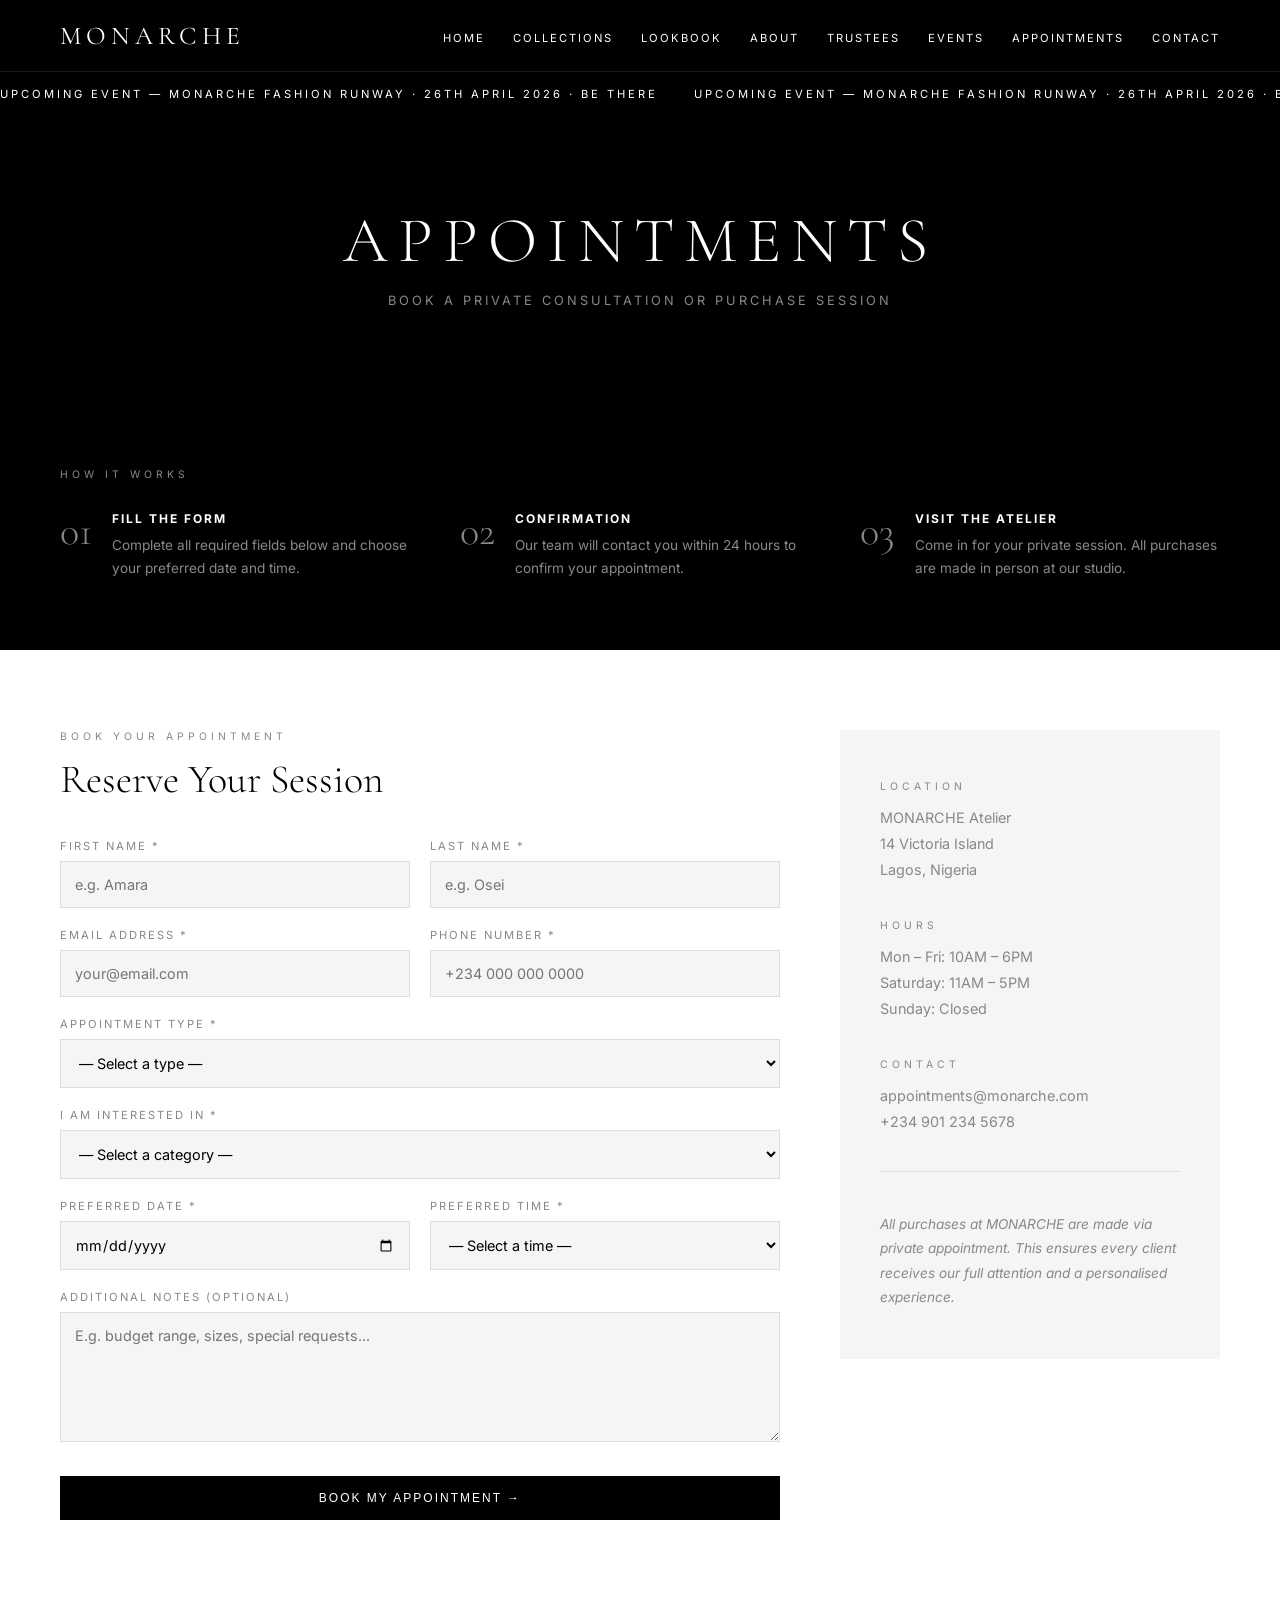
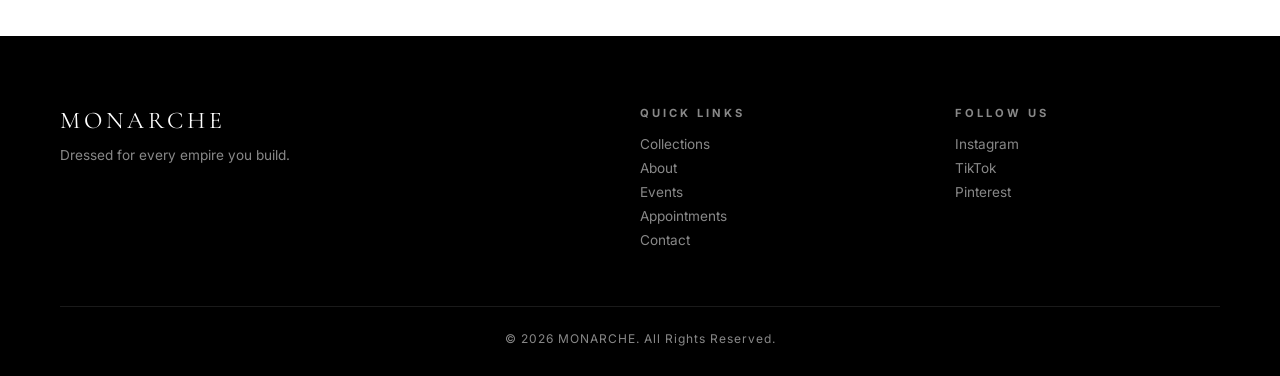
<file: appointments.html>
<!DOCTYPE html>
<html lang="en">
<head>
  <meta charset="UTF-8" />
  <meta name="viewport" content="width=device-width, initial-scale=1.0" />
  <title>MONARCHE — Appointments</title>
  <link href="https://fonts.googleapis.com/css2?family=Cormorant+Garamond:wght@300;400;600&family=Inter:wght@300;400;500&display=swap" rel="stylesheet" />
  <link rel="stylesheet" href="style.css" />
  <link rel="stylesheet" href="appointments.css" />
</head>
<body>

  <!-- NAVIGATION -->
  <nav class="nav">
    <a href="index.html" class="logo">MONARCHE</a>
    <ul class="nav-links" id="navLinks">
      <li><a href="index.html">Home</a></li>
      <li><a href="collections.html">Collections</a></li>
      <li><a href="lookbook.html">Lookbook</a></li>
      <li><a href="about.html">About</a></li>
      <li><a href="trustees.html">Trustees</a></li>
      <li><a href="events.html">Events</a></li>
      <li><a href="appointments.html">Appointments</a></li>
      <li><a href="contact.html">Contact</a></li>
    </ul>
    <button class="menu-btn" onclick="toggleMenu()">☰</button>
  </nav>

  <!-- MARQUEE -->
  <div class="marquee">
    <div class="marquee-track">
      UPCOMING EVENT — MONARCHE FASHION RUNWAY · 26TH APRIL 2026 · BE THERE &nbsp;&nbsp;&nbsp;&nbsp;
      UPCOMING EVENT — MONARCHE FASHION RUNWAY · 26TH APRIL 2026 · BE THERE &nbsp;&nbsp;&nbsp;&nbsp;
      UPCOMING EVENT — MONARCHE FASHION RUNWAY · 26TH APRIL 2026 · BE THERE &nbsp;&nbsp;&nbsp;&nbsp;
      UPCOMING EVENT — MONARCHE FASHION RUNWAY · 26TH APRIL 2026 · BE THERE &nbsp;&nbsp;&nbsp;&nbsp;
    </div>
  </div>

  <!-- PAGE HEADER -->
  <div class="page-header">
    <h1>APPOINTMENTS</h1>
    <p>Book a private consultation or purchase session</p>
  </div>

  <!-- INTRO + HOW IT WORKS -->
  <section class="appt-intro">
    <div class="how-it-works">
      <span class="label">How It Works</span>
      <div class="steps">
        <div class="step">
          <span class="step-num">01</span>
          <div>
            <h4>Fill the Form</h4>
            <p>Complete all required fields below and choose your preferred date and time.</p>
          </div>
        </div>
        <div class="step">
          <span class="step-num">02</span>
          <div>
            <h4>Confirmation</h4>
            <p>Our team will contact you within 24 hours to confirm your appointment.</p>
          </div>
        </div>
        <div class="step">
          <span class="step-num">03</span>
          <div>
            <h4>Visit the Atelier</h4>
            <p>Come in for your private session. All purchases are made in person at our studio.</p>
          </div>
        </div>
      </div>
    </div>
  </section>

  <!-- APPOINTMENT FORM -->
  <section class="appt-section">
    <div class="appt-form-wrap">
      <span class="label">Book Your Appointment</span>
      <h2>Reserve Your Session</h2>

      <!-- Each field has required — the browser won't submit without it -->
      <form id="apptForm" onsubmit="submitAppointment(event)">

        <!-- ROW 1: First name + Last name -->
        <div class="form-row">
          <div class="form-group">
            <label for="firstName">First Name *</label>
            <input type="text" id="firstName" placeholder="e.g. Amara" required />
          </div>
          <div class="form-group">
            <label for="lastName">Last Name *</label>
            <input type="text" id="lastName" placeholder="e.g. Osei" required />
          </div>
        </div>

        <!-- ROW 2: Email + Phone -->
        <div class="form-row">
          <div class="form-group">
            <label for="email">Email Address *</label>
            <input type="email" id="email" placeholder="your@email.com" required />
          </div>
          <div class="form-group">
            <label for="phone">Phone Number *</label>
            <input type="tel" id="phone" placeholder="+234 000 000 0000" required />
          </div>
        </div>

        <!-- Appointment type -->
        <div class="form-group">
          <label for="apptType">Appointment Type *</label>
          <select id="apptType" required>
            <option value="">— Select a type —</option>
            <option value="purchase">Purchase Consultation</option>
            <option value="bespoke">Bespoke / Custom Order</option>
            <option value="styling">Personal Styling Session</option>
            <option value="event-styling">Event Styling</option>
            <option value="inquiry">General Inquiry</option>
          </select>
        </div>

        <!-- Product interest -->
        <div class="form-group">
          <label for="interest">I am interested in *</label>
          <select id="interest" required>
            <option value="">— Select a category —</option>
            <option value="mens-suit">Mens Suits</option>
            <option value="womens-suit">Womens Suits</option>
            <option value="womens-jewelry">Women's Jewellery</option>
            <option value="male-jewelry">Men's Jewellery</option>
            <option value="accessories">Accessories</option>
            <option value="full-look">Full Look / Outfit</option>
          </select>
        </div>

        <!-- ROW 3: Preferred date + time -->
        <div class="form-row">
          <div class="form-group">
            <label for="apptDate">Preferred Date *</label>
            <input type="date" id="apptDate" required />
          </div>
          <div class="form-group">
            <label for="apptTime">Preferred Time *</label>
            <select id="apptTime" required>
              <option value="">— Select a time —</option>
              <option value="10:00">10:00 AM</option>
              <option value="11:00">11:00 AM</option>
              <option value="12:00">12:00 PM</option>
              <option value="13:00">1:00 PM</option>
              <option value="14:00">2:00 PM</option>
              <option value="15:00">3:00 PM</option>
              <option value="16:00">4:00 PM</option>
            </select>
          </div>
        </div>

        <!-- Special notes -->
        <div class="form-group">
          <label for="notes">Additional Notes (Optional)</label>
          <textarea id="notes" placeholder="E.g. budget range, sizes, special requests..."></textarea>
        </div>

        <button type="submit" class="btn">BOOK MY APPOINTMENT →</button>

        <!-- Success/error message shown after submission -->
        <p id="apptMessage" class="form-message"></p>

      </form>
    </div>

    <!-- SIDE INFO PANEL -->
    <div class="appt-info">
      <div class="info-block">
        <span class="label">Location</span>
        <p>MONARCHE Atelier<br />14 Victoria Island<br />Lagos, Nigeria</p>
      </div>
      <div class="info-block">
        <span class="label">Hours</span>
        <p>Mon – Fri: 10AM – 6PM<br />Saturday: 11AM – 5PM<br />Sunday: Closed</p>
      </div>
      <div class="info-block">
        <span class="label">Contact</span>
        <p>appointments@monarche.com<br />+234 901 234 5678</p>
      </div>
      <div class="info-block note">
        <p>All purchases at MONARCHE are made via private appointment. This ensures every client receives our full attention and a personalised experience.</p>
      </div>
    </div>

  </section>

  <!-- FOOTER -->
  <footer class="footer">
    <div class="footer-grid">
      <div>
        <p class="logo-text">MONARCHE</p>
        <p class="footer-desc">Dressed for every empire you build.</p>
      </div>
      <div>
        <h4>Quick Links</h4>
        <a href="collections.html">Collections</a>
        <a href="about.html">About</a>
        <a href="events.html">Events</a>
        <a href="appointments.html">Appointments</a>
        <a href="contact.html">Contact</a>
      </div>
      <div>
        <h4>Follow Us</h4>
        <a href="#">Instagram</a>
        <a href="#">TikTok</a>
        <a href="#">Pinterest</a>
      </div>
    </div>
    <p class="footer-copy">© 2026 MONARCHE. All Rights Reserved.</p>
  </footer>

  <script src="appointments.js"></script>
</body>
</html>
</file>
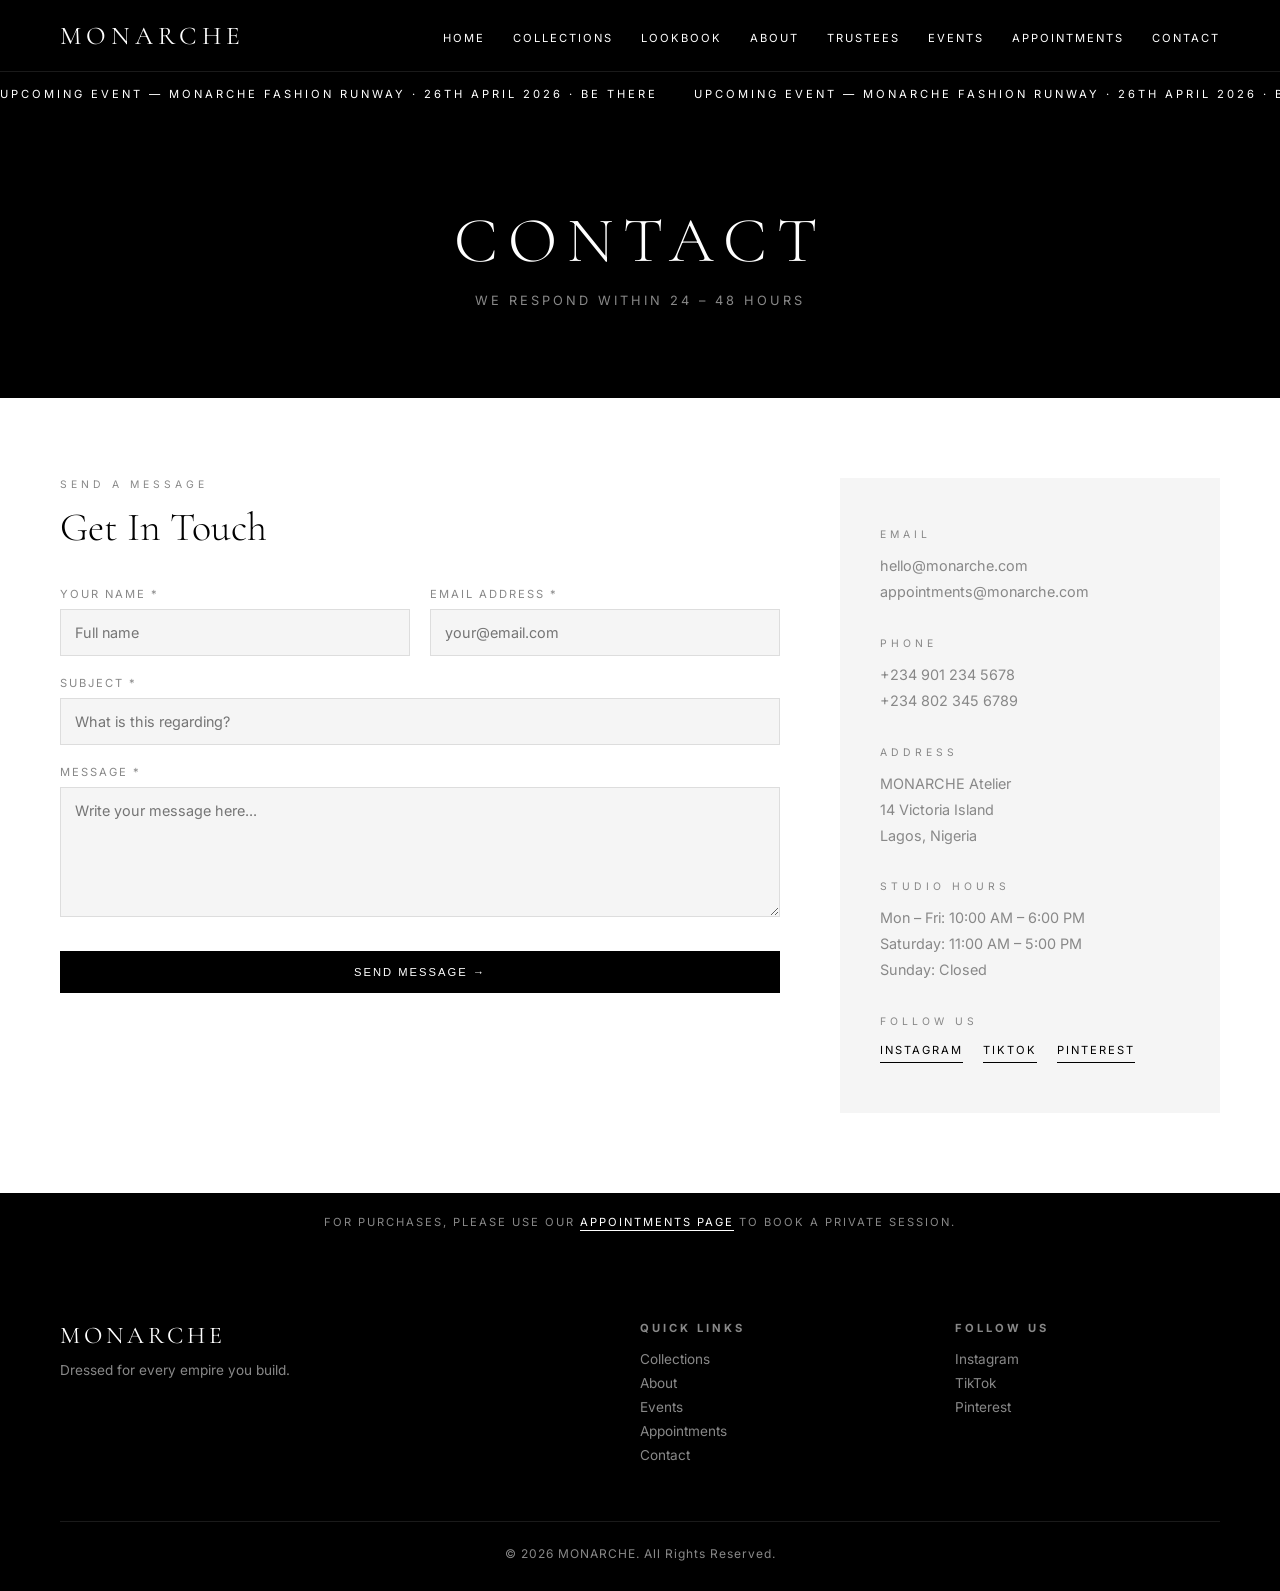
<file: contact.html>
<!DOCTYPE html>
<html lang="en">
<head>
  <meta charset="UTF-8" />
  <meta name="viewport" content="width=device-width, initial-scale=1.0" />
  <title>MONARCHE — Contact</title>
  <link href="https://fonts.googleapis.com/css2?family=Cormorant+Garamond:wght@300;400;600&family=Inter:wght@300;400;500&display=swap" rel="stylesheet" />
  <link rel="stylesheet" href="style.css" />
  <link rel="stylesheet" href="contact.css" />
</head>
<body>

  <!-- NAVIGATION -->
  <nav class="nav">
    <a href="index.html" class="logo">MONARCHE</a>
    <ul class="nav-links" id="navLinks">
      <li><a href="index.html">Home</a></li>
      <li><a href="collections.html">Collections</a></li>
      <li><a href="lookbook.html">Lookbook</a></li>
      <li><a href="about.html">About</a></li>
      <li><a href="trustees.html">Trustees</a></li>
      <li><a href="events.html">Events</a></li>
      <li><a href="appointments.html">Appointments</a></li>
      <li><a href="contact.html">Contact</a></li>
    </ul>
    <button class="menu-btn" onclick="toggleMenu()">☰</button>
  </nav>

  <!-- MARQUEE -->
  <div class="marquee">
    <div class="marquee-track">
      UPCOMING EVENT — MONARCHE FASHION RUNWAY · 26TH APRIL 2026 · BE THERE &nbsp;&nbsp;&nbsp;&nbsp;
      UPCOMING EVENT — MONARCHE FASHION RUNWAY · 26TH APRIL 2026 · BE THERE &nbsp;&nbsp;&nbsp;&nbsp;
      UPCOMING EVENT — MONARCHE FASHION RUNWAY · 26TH APRIL 2026 · BE THERE &nbsp;&nbsp;&nbsp;&nbsp;
      UPCOMING EVENT — MONARCHE FASHION RUNWAY · 26TH APRIL 2026 · BE THERE &nbsp;&nbsp;&nbsp;&nbsp;
    </div>
  </div>

  <!-- PAGE HEADER -->
  <div class="page-header">
    <h1>CONTACT</h1>
    <p>We respond within 24 – 48 hours</p>
  </div>

  <!-- CONTACT SECTION: form + info -->
  <section class="contact-section">

    <!-- CONTACT FORM -->
    <div class="contact-form-wrap">
      <span class="label">Send a Message</span>
      <h2>Get In Touch</h2>

      <form id="contactForm" onsubmit="submitContact(event)">

        <div class="form-row">
          <div class="form-group">
            <label for="cName">Your Name *</label>
            <input type="text" id="cName" placeholder="Full name" required />
          </div>
          <div class="form-group">
            <label for="cEmail">Email Address *</label>
            <input type="email" id="cEmail" placeholder="your@email.com" required />
          </div>
        </div>

        <div class="form-group">
          <label for="cSubject">Subject *</label>
          <input type="text" id="cSubject" placeholder="What is this regarding?" required />
        </div>

        <div class="form-group">
          <label for="cMessage">Message *</label>
          <textarea id="cMessage" placeholder="Write your message here..." required></textarea>
        </div>

        <button type="submit" class="btn">SEND MESSAGE →</button>
        <p id="contactMessage" class="form-message"></p>

      </form>
    </div>

    <!-- CONTACT INFO PANEL -->
    <div class="contact-info">

      <div class="contact-info-block">
        <span class="label">Email</span>
        <p><a href="mailto:hello@monarche.com">hello@monarche.com</a></p>
        <p><a href="mailto:appointments@monarche.com">appointments@monarche.com</a></p>
      </div>

      <div class="contact-info-block">
        <span class="label">Phone</span>
        <p>+234 901 234 5678</p>
        <p>+234 802 345 6789</p>
      </div>

      <div class="contact-info-block">
        <span class="label">Address</span>
        <p>MONARCHE Atelier<br />14 Victoria Island<br />Lagos, Nigeria</p>
      </div>

      <div class="contact-info-block">
        <span class="label">Studio Hours</span>
        <p>Mon – Fri: 10:00 AM – 6:00 PM</p>
        <p>Saturday: 11:00 AM – 5:00 PM</p>
        <p>Sunday: Closed</p>
      </div>

      <div class="contact-info-block">
        <span class="label">Follow Us</span>
        <div class="social-links">
          <a href="#">Instagram</a>
          <a href="#">TikTok</a>
          <a href="#">Pinterest</a>
        </div>
      </div>

    </div>
  </section>

  <!-- BOTTOM NOTICE BANNER -->
  <div class="reply-banner">
    <p>FOR PURCHASES, PLEASE USE OUR <a href="appointments.html">APPOINTMENTS PAGE</a> TO BOOK A PRIVATE SESSION.</p>
  </div>

  <!-- FOOTER -->
  <footer class="footer">
    <div class="footer-grid">
      <div>
        <p class="logo-text">MONARCHE</p>
        <p class="footer-desc">Dressed for every empire you build.</p>
      </div>
      <div>
        <h4>Quick Links</h4>
        <a href="collections.html">Collections</a>
        <a href="about.html">About</a>
        <a href="events.html">Events</a>
        <a href="appointments.html">Appointments</a>
        <a href="contact.html">Contact</a>
      </div>
      <div>
        <h4>Follow Us</h4>
        <a href="#">Instagram</a>
        <a href="#">TikTok</a>
        <a href="#">Pinterest</a>
      </div>
    </div>
    <p class="footer-copy">© 2026 MONARCHE. All Rights Reserved.</p>
  </footer>

  <script src="contact.js"></script>
</body>
</html>
</file>
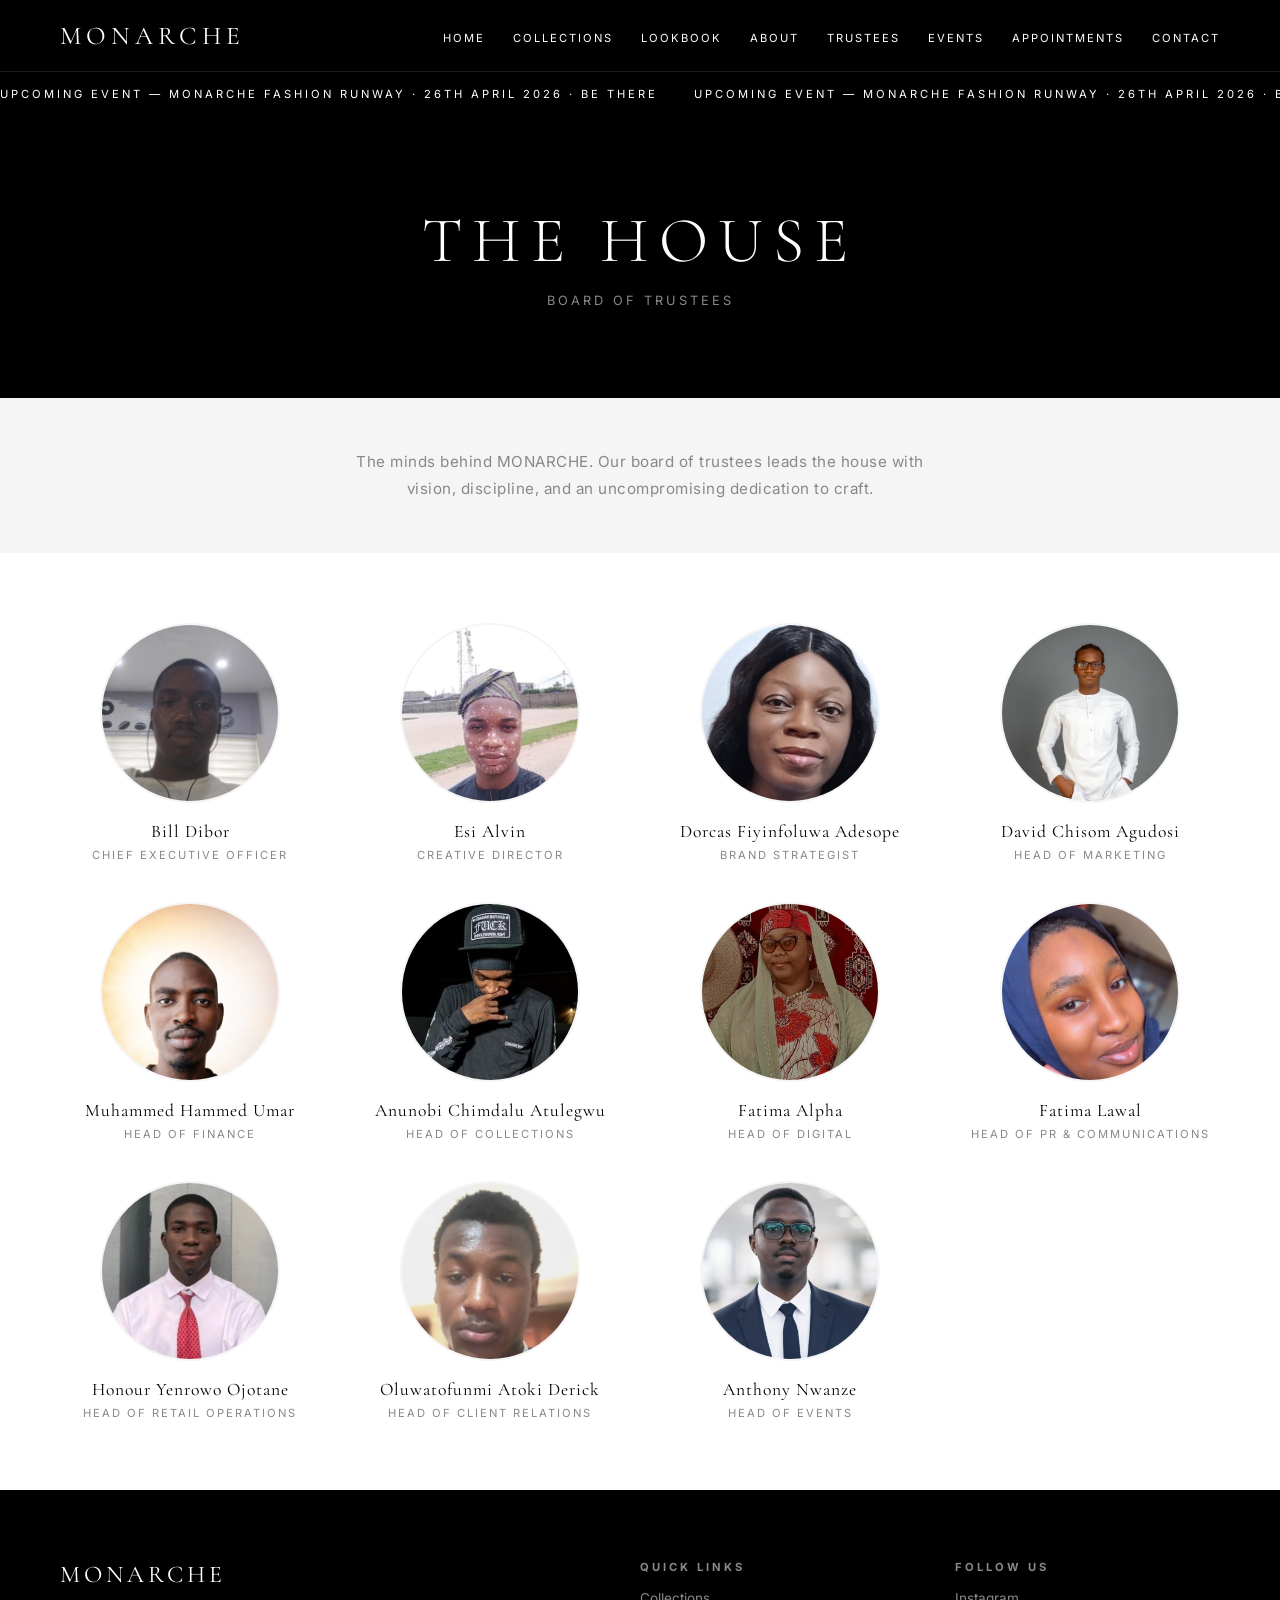
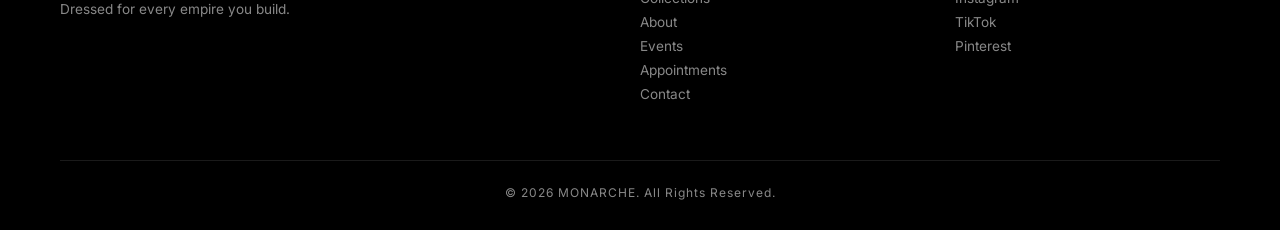
<file: trustees.html>
<!doctype html>
<html lang="en">
  <head>
    <meta charset="UTF-8" />
    <meta name="viewport" content="width=device-width, initial-scale=1.0" />
    <title>MONARCHE — Board of Trustees</title>
    <link
      href="https://fonts.googleapis.com/css2?family=Cormorant+Garamond:wght@300;400;600&family=Inter:wght@300;400;500&display=swap"
      rel="stylesheet"
    />
    <link rel="stylesheet" href="style.css" />
    <link rel="stylesheet" href="trustees.css" />
  </head>
  <body>
    <!-- NAVIGATION -->
    <nav class="nav">
      <a href="index.html" class="logo">MONARCHE</a>
      <ul class="nav-links" id="navLinks">
        <li><a href="index.html">Home</a></li>
        <li><a href="collections.html">Collections</a></li>
        <li><a href="lookbook.html">Lookbook</a></li>
        <li><a href="about.html">About</a></li>
        <li><a href="trustees.html">Trustees</a></li>
        <li><a href="events.html">Events</a></li>
        <li><a href="appointments.html">Appointments</a></li>
        <li><a href="contact.html">Contact</a></li>
      </ul>
      <button class="menu-btn" onclick="toggleMenu()">☰</button>
    </nav>

    <!-- MARQUEE -->
    <div class="marquee">
      <div class="marquee-track">
        UPCOMING EVENT — MONARCHE FASHION RUNWAY · 26TH APRIL 2026 · BE THERE
        &nbsp;&nbsp;&nbsp;&nbsp; UPCOMING EVENT — MONARCHE FASHION RUNWAY · 26TH
        APRIL 2026 · BE THERE &nbsp;&nbsp;&nbsp;&nbsp; UPCOMING EVENT — MONARCHE
        FASHION RUNWAY · 26TH APRIL 2026 · BE THERE &nbsp;&nbsp;&nbsp;&nbsp;
        UPCOMING EVENT — MONARCHE FASHION RUNWAY · 26TH APRIL 2026 · BE THERE
        &nbsp;&nbsp;&nbsp;&nbsp;
      </div>
    </div>

    <!-- PAGE HEADER -->
    <div class="page-header">
      <h1>THE HOUSE</h1>
      <p>Board of Trustees</p>
    </div>

    <!-- INTRO TEXT -->
    <div class="trustees-intro">
      <p>
        The minds behind MONARCHE. Our board of trustees leads the house with
        vision, discipline, and an uncompromising dedication to craft.
      </p>
    </div>

    <!-- TRUSTEES GRID — 11 group pictures members -->
    <section class="trustees-grid">
      <div class="trustee">
        <div class="trustee-img">
          <img src="group pictures/g01.jpeg" alt="Bill Dibor" />
        </div>
        <h3>Bill Dibor</h3>
        <p>Chief Executive Officer</p>
      </div>

      <div class="trustee">
        <div class="trustee-img">
          <img src="group pictures/esi.jpeg" alt="Esi Alvin" />
        </div>
        <h3>Esi Alvin</h3>
        <p>Creative Director</p>
      </div>

      <div class="trustee">
        <div class="trustee-img">
          <img
            src="group pictures/g003.jpeg"
            alt="Dorcas Fiyinfoluwa Adesope"
          />
        </div>
        <h3>Dorcas Fiyinfoluwa Adesope</h3>
        <p>Brand Strategist</p>
      </div>

      <div class="trustee">
        <div class="trustee-img">
          <img src="group pictures/g4.jpeg" alt="David Chisom Agudosi" />
        </div>
        <h3>David Chisom Agudosi</h3>
        <p>Head of Marketing</p>
      </div>

      <div class="trustee">
        <div class="trustee-img">
          <img src="group pictures/g5.jpeg" alt="Muhammed Hammed Umar" />
        </div>
        <h3>Muhammed Hammed Umar</h3>
        <p>Head of Finance</p>
      </div>

      <div class="trustee">
        <div class="trustee-img">
          <img src="group pictures/g06.jpeg" alt="Anunobi Chimdalu Atulegwu" />
        </div>
        <h3>Anunobi Chimdalu Atulegwu</h3>
        <p>Head of Collections</p>
      </div>

      <div class="trustee">
        <div class="trustee-img">
          <img src="group pictures/g07.jpeg" alt="Nathan Boateng" />
        </div>
        <h3>Fatima Alpha</h3>
        <p>Head of Digital</p>
      </div>

      <div class="trustee">
        <div class="trustee-img">
          <img src="group pictures/g008du.jpeg" alt="Ife Asante" />
        </div>
        <h3>Fatima Lawal</h3>
        <p>Head of PR &amp; Communications</p>
      </div>

      <div class="trustee">
        <div class="trustee-img">
          <img src="group pictures/g09.jpeg" alt="Daniel Kwame" />
        </div>
        <h3> Honour Yenrowo Ojotane</h3>
        <p>Head of Retail Operations</p>
      </div>

      <div class="trustee">
        <div class="trustee-img">
          <img
            src="group pictures/g0010.jpeg"
            alt="Oluwatofunmi Atoki Derick"
          />
        </div>
        <h3>Oluwatofunmi Atoki Derick</h3>
        <p>Head of Client Relations</p>
      </div>

      <div class="trustee">
        <div class="trustee-img">
          <img src="group pictures/g11.png" alt="Marcus Diallo" />
        </div>
        <h3>Anthony Nwanze</h3>
        <p>Head of Events</p>
      </div>
    </section>

    <!-- FOOTER -->
    <footer class="footer">
      <div class="footer-grid">
        <div>
          <p class="logo-text">MONARCHE</p>
          <p class="footer-desc">Dressed for every empire you build.</p>
        </div>
        <div>
          <h4>Quick Links</h4>
          <a href="collections.html">Collections</a>
          <a href="about.html">About</a>
          <a href="events.html">Events</a>
          <a href="appointments.html">Appointments</a>
          <a href="contact.html">Contact</a>
        </div>
        <div>
          <h4>Follow Us</h4>
          <a href="#">Instagram</a>
          <a href="#">TikTok</a>
          <a href="#">Pinterest</a>
        </div>
      </div>
      <p class="footer-copy">© 2026 MONARCHE. All Rights Reserved.</p>
    </footer>

    <script src="trustees.js"></script>
  </body>
</html>
</file>
<file: style.css>
/* ============================================
   STYLE.CSS — Shared across ALL pages
   MONARCHE Fashion House
   ============================================ */

/* --- Brand colors & fonts in one place --- */
:root {
  --black: #000000;
  --white: #ffffff;
  --cream: #f5f5f5;
  --grey: #888888;
  --serif: 'Cormorant Garamond', serif;
  --sans: 'Inter', sans-serif;
}

/* --- Reset: removes browser default spacing --- */
* {
  margin: 0;
  padding: 0;
  box-sizing: border-box;
}

body {
  font-family: var(--sans);
  background: var(--white);
  color: var(--black);
  overflow-x: hidden;
}

/* Smooth fade-in when page loads */
body {
  animation: fadeIn 0.6s ease;
}
@keyframes fadeIn {
  from { opacity: 0; transform: translateY(10px); }
  to   { opacity: 1; transform: translateY(0); }
}

img { display: block; width: 100%; object-fit: cover; }
a   { text-decoration: none; }
ul  { list-style: none; }


/* ============================================
   NAVIGATION
   ============================================ */
.nav {
  display: flex;
  justify-content: space-between;
  align-items: center;
  padding: 20px 60px;
  background: var(--black);
  position: sticky;
  top: 0;
  z-index: 999;
}

/* Logo */
.logo {
  font-family: var(--serif);
  font-size: 1.6rem;
  letter-spacing: 5px;
  color: var(--white);
  text-decoration: none;
}

/* Nav links */
.nav-links {
  display: flex;
  gap: 28px;
}

.nav-links a {
  color: var(--white);
  font-size: 0.7rem;
  letter-spacing: 2px;
  text-transform: uppercase;
  transition: color 0.3s;
}
.nav-links a:hover { color: var(--grey); }

/* Hamburger button — hidden on desktop */
.menu-btn {
  display: none;
  background: none;
  border: none;
  color: var(--white);
  font-size: 1.6rem;
  cursor: pointer;
}


/* ============================================
   MARQUEE — Scrolling banner on every page
   ============================================ */
.marquee {
  background: var(--black);
  color: var(--white);
  border-top: 1px solid #1a1a1a;
  padding: 10px 0;
  overflow: hidden;
}

.marquee-track {
  display: inline-flex;
  white-space: nowrap;
  animation: marqueeScroll 22s linear infinite;
  font-size: 0.7rem;
  letter-spacing: 3px;
  text-transform: uppercase;
}

@keyframes marqueeScroll {
  0%   { transform: translateX(0); }
  100% { transform: translateX(-50%); }
}


/* ============================================
   FOOTER
   ============================================ */
.footer {
  background: var(--black);
  color: var(--white);
  padding: 70px 60px 30px;
}

.footer-grid {
  display: grid;
  grid-template-columns: 2fr 1fr 1fr;
  gap: 50px;
  margin-bottom: 50px;
}

.footer .logo-text {
  font-family: var(--serif);
  font-size: 1.5rem;
  letter-spacing: 4px;
  margin-bottom: 12px;
}

.footer h4 {
  font-size: 0.7rem;
  letter-spacing: 3px;
  color: var(--grey);
  margin-bottom: 16px;
  text-transform: uppercase;
}

.footer a,
.footer .footer-desc {
  display: block;
  color: var(--grey);
  font-size: 0.85rem;
  margin-bottom: 8px;
  transition: color 0.3s;
}
.footer a:hover { color: var(--white); }

.footer-copy {
  border-top: 1px solid #1a1a1a;
  padding-top: 24px;
  font-size: 0.75rem;
  color: var(--grey);
  text-align: center;
  letter-spacing: 1px;
}


/* ============================================
   SHARED COMPONENTS (used on multiple pages)
   ============================================ */

/* Small uppercase label above headings */
.label {
  font-size: 0.65rem;
  letter-spacing: 4px;
  text-transform: uppercase;
  color: var(--grey);
  display: block;
  margin-bottom: 12px;
}

/* Black filled button */
.btn {
  display: inline-block;
  padding: 14px 32px;
  background: var(--black);
  color: var(--white);
  font-size: 0.7rem;
  letter-spacing: 2px;
  text-transform: uppercase;
  border: 1px solid var(--black);
  transition: background 0.3s, color 0.3s;
  cursor: pointer;
}
.btn:hover { background: var(--white); color: var(--black); }

/* White outlined button */
.btn-outline {
  display: inline-block;
  padding: 12px 26px;
  background: transparent;
  color: var(--black);
  font-size: 0.7rem;
  letter-spacing: 2px;
  text-transform: uppercase;
  border: 1px solid var(--black);
  transition: background 0.3s, color 0.3s;
  cursor: pointer;
}
.btn-outline:hover { background: var(--black); color: var(--white); }

/* White ghost button (for dark backgrounds) */
.btn-ghost {
  display: inline-block;
  padding: 14px 32px;
  background: transparent;
  color: var(--white);
  font-size: 0.7rem;
  letter-spacing: 2px;
  text-transform: uppercase;
  border: 1px solid var(--white);
  transition: background 0.3s, color 0.3s;
  cursor: pointer;
}
.btn-ghost:hover { background: var(--white); color: var(--black); }

/* Dark page banner used at top of inner pages */
.page-header {
  background: var(--black);
  color: var(--white);
  text-align: center;
  padding: 90px 40px;
}
.page-header h1 {
  font-family: var(--serif);
  font-size: 4rem;
  font-weight: 300;
  letter-spacing: 10px;
}
.page-header p {
  margin-top: 14px;
  font-size: 0.8rem;
  letter-spacing: 3px;
  color: var(--grey);
  text-transform: uppercase;
}

/* Product card (used on Home + Collections) */
.product-grid {
  display: grid;
  grid-template-columns: repeat(3, 1fr);
  gap: 24px;
}

.product-card { background: var(--cream); }
.product-card img { height: 320px; }
.product-info  { padding: 20px; }
.product-info h3 {
  font-family: var(--serif);
  font-size: 1.1rem;
  margin-bottom: 4px;
}
.product-info .price {
  color: var(--grey);
  font-size: 0.85rem;
  margin-bottom: 16px;
}

/* Form styles (used on Appointments + Contact) */
.form-group {
  margin-bottom: 20px;
}
.form-group label {
  display: block;
  font-size: 0.7rem;
  letter-spacing: 2px;
  text-transform: uppercase;
  margin-bottom: 8px;
  color: var(--grey);
}
.form-group input,
.form-group select,
.form-group textarea {
  width: 100%;
  padding: 14px;
  border: 1px solid #ddd;
  background: var(--cream);
  font-family: var(--sans);
  font-size: 0.9rem;
  outline: none;
  transition: border-color 0.3s;
}
.form-group input:focus,
.form-group select:focus,
.form-group textarea:focus { border-color: var(--black); }
.form-group textarea { height: 130px; resize: vertical; }


/* ============================================
   RESPONSIVE — Mobile styles
   ============================================ */
@media (max-width: 768px) {
  /* Show hamburger, hide links */
  .menu-btn    { display: block; }
  .nav-links {
    display: none;
    flex-direction: column;
    position: absolute;
    top: 68px;
    left: 0;
    width: 100%;
    background: var(--black);
    padding: 24px 40px;
    gap: 18px;
  }
  .nav-links.open { display: flex; }
  .nav { padding: 20px 24px; }

  /* Footer */
  .footer { padding: 50px 24px 24px; }
  .footer-grid { grid-template-columns: 1fr; gap: 30px; }

  /* Page header */
  .page-header h1 { font-size: 2.5rem; }

  /* Product grid: 2 columns on tablet */
  .product-grid { grid-template-columns: repeat(2, 1fr); }
}

@media (max-width: 480px) {
  /* Product grid: 1 column on phone */
  .product-grid { grid-template-columns: 1fr; }
}
</file>
<file: appointments.css>
/* ============================================
   APPOINTMENTS.CSS — Appointments page styles
   ============================================ */

/* --- HOW IT WORKS SECTION --- */
.appt-intro {
  background: var(--black);
  padding: 70px 60px;
  color: var(--white);
}

.steps {
  display: grid;
  grid-template-columns: repeat(3, 1fr);
  gap: 40px;
  margin-top: 30px;
}

.step {
  display: flex;
  gap: 20px;
  align-items: flex-start;
}

/* Big step number */
.step-num {
  font-family: var(--serif);
  font-size: 2.5rem;
  font-weight: 300;
  color: var(--grey);
  line-height: 1;
  flex-shrink: 0; /* stop it from shrinking */
}

.step h4 {
  font-size: 0.75rem;
  letter-spacing: 2px;
  text-transform: uppercase;
  margin-bottom: 8px;
}
.step p {
  color: var(--grey);
  font-size: 0.85rem;
  line-height: 1.7;
}


/* --- MAIN FORM SECTION: form left, info right --- */
.appt-section {
  display: grid;
  grid-template-columns: 1fr 380px;
  gap: 60px;
  padding: 80px 60px;
  background: var(--white);
  align-items: start;
}

.appt-form-wrap h2 {
  font-family: var(--serif);
  font-size: 2.5rem;
  font-weight: 300;
  margin: 10px 0 36px;
}

/* Two fields side by side */
.form-row {
  display: grid;
  grid-template-columns: 1fr 1fr;
  gap: 20px;
}

/* Submit button: full width */
.appt-form-wrap .btn {
  width: 100%;
  text-align: center;
  margin-top: 10px;
  font-size: 0.75rem;
}

/* Message shown after form submit */
.form-message {
  margin-top: 16px;
  font-size: 0.85rem;
  letter-spacing: 1px;
  min-height: 20px;
}


/* --- SIDE INFO PANEL --- */
.appt-info {
  background: var(--cream);
  padding: 50px 40px;
  display: flex;
  flex-direction: column;
  gap: 36px;
}

.info-block p {
  font-size: 0.9rem;
  line-height: 1.8;
  color: var(--grey);
  margin-top: 10px;
}

/* The italic note block */
.info-block.note {
  border-top: 1px solid #ddd;
  padding-top: 30px;
}
.info-block.note p {
  font-style: italic;
  font-size: 0.85rem;
}


/* ============================================
   RESPONSIVE
   ============================================ */
@media (max-width: 1024px) {
  .appt-section { grid-template-columns: 1fr; }
}

@media (max-width: 768px) {
  .appt-intro   { padding: 50px 24px; }
  .steps        { grid-template-columns: 1fr; gap: 28px; }
  .appt-section { padding: 50px 24px; gap: 40px; }
  .form-row     { grid-template-columns: 1fr; }
}
</file>
<file: contact.css>
/* ============================================
   CONTACT.CSS — Contact page styles
   ============================================ */

/* --- MAIN SECTION: form left, info right --- */
.contact-section {
  display: grid;
  grid-template-columns: 1fr 380px;
  gap: 60px;
  padding: 80px 60px;
  background: var(--white);
  align-items: start;
}

.contact-form-wrap h2 {
  font-family: var(--serif);
  font-size: 2.5rem;
  font-weight: 300;
  margin: 10px 0 36px;
}

/* Two fields side by side */
.form-row {
  display: grid;
  grid-template-columns: 1fr 1fr;
  gap: 20px;
}

/* Submit button full width */
.contact-form-wrap .btn {
  width: 100%;
  text-align: center;
  margin-top: 10px;
}

.form-message {
  margin-top: 16px;
  font-size: 0.85rem;
  letter-spacing: 1px;
  min-height: 20px;
}


/* --- CONTACT INFO PANEL --- */
.contact-info {
  background: var(--cream);
  padding: 50px 40px;
  display: flex;
  flex-direction: column;
  gap: 32px;
}

.contact-info-block p,
.contact-info-block a {
  font-size: 0.9rem;
  color: var(--grey);
  line-height: 1.8;
  display: block;
  transition: color 0.3s;
}
.contact-info-block a:hover { color: var(--black); }

/* Social links row */
.social-links {
  display: flex;
  gap: 20px;
  margin-top: 8px;
}
.social-links a {
  font-size: 0.7rem;
  letter-spacing: 2px;
  text-transform: uppercase;
  color: var(--black);
  border-bottom: 1px solid var(--black);
  padding-bottom: 2px;
  transition: color 0.3s, border-color 0.3s;
}
.social-links a:hover { color: var(--grey); border-color: var(--grey); }


/* --- BOTTOM NOTICE BANNER --- */
.reply-banner {
  background: var(--black);
  padding: 22px 60px;
  text-align: center;
}
.reply-banner p {
  font-size: 0.7rem;
  letter-spacing: 2px;
  color: var(--grey);
  text-transform: uppercase;
}
.reply-banner a {
  color: var(--white);
  border-bottom: 1px solid var(--white);
  padding-bottom: 1px;
  transition: color 0.3s;
}
.reply-banner a:hover { color: var(--grey); }


/* ============================================
   RESPONSIVE
   ============================================ */
@media (max-width: 1024px) {
  .contact-section { grid-template-columns: 1fr; }
}

@media (max-width: 768px) {
  .contact-section  { padding: 50px 24px; gap: 40px; }
  .form-row         { grid-template-columns: 1fr; }
  .reply-banner     { padding: 22px 24px; }
}
</file>
<file: trustees.css>
/* ============================================
   TRUSTEES.CSS — Board of Trustees page
   ============================================ */

/* --- INTRO TEXT --- */
.trustees-intro {
  padding: 50px 60px;
  background: var(--cream);
  text-align: center;
}
.trustees-intro p {
  max-width: 600px;
  margin: 0 auto;
  color: var(--grey);
  font-size: 0.95rem;
  line-height: 1.8;
  letter-spacing: 0.5px;
}


/* --- TRUSTEES GRID --- */
.trustees-grid {
  display: grid;
  grid-template-columns: repeat(4, 1fr); /* 4 per row = 3 rows for 12 people */
  gap: 40px;
  padding: 70px 60px;
  background: var(--white);
}

/* Each trustee card */
.trustee {
  text-align: center;
}

/* Photo container — makes a square that clips to circle */
.trustee-img {
  width: 180px;
  height: 180px;
  border-radius: 50%;       /* makes it a circle */
  overflow: hidden;
  margin: 0 auto 18px;
  border: 2px solid var(--cream);
  transition: border-color 0.3s;
}
.trustee:hover .trustee-img { border-color: var(--black); }

.trustee-img img { height: 100%; object-position: center top; }

/* Name */
.trustee h3 {
  font-family: var(--serif);
  font-size: 1.1rem;
  font-weight: 400;
  margin-bottom: 6px;
  letter-spacing: 1px;
}

/* Role */
.trustee p {
  font-size: 0.7rem;
  letter-spacing: 2px;
  text-transform: uppercase;
  color: var(--grey);
}


/* ============================================
   RESPONSIVE
   ============================================ */
@media (max-width: 900px) {
  .trustees-grid { grid-template-columns: repeat(3, 1fr); }
}

@media (max-width: 768px) {
  .trustees-grid   { grid-template-columns: repeat(2, 1fr); padding: 50px 24px; gap: 30px; }
  .trustees-intro  { padding: 40px 24px; }
  .trustee-img     { width: 140px; height: 140px; }
}

@media (max-width: 480px) {
  .trustees-grid { grid-template-columns: repeat(2, 1fr); gap: 20px; }
}
</file>
